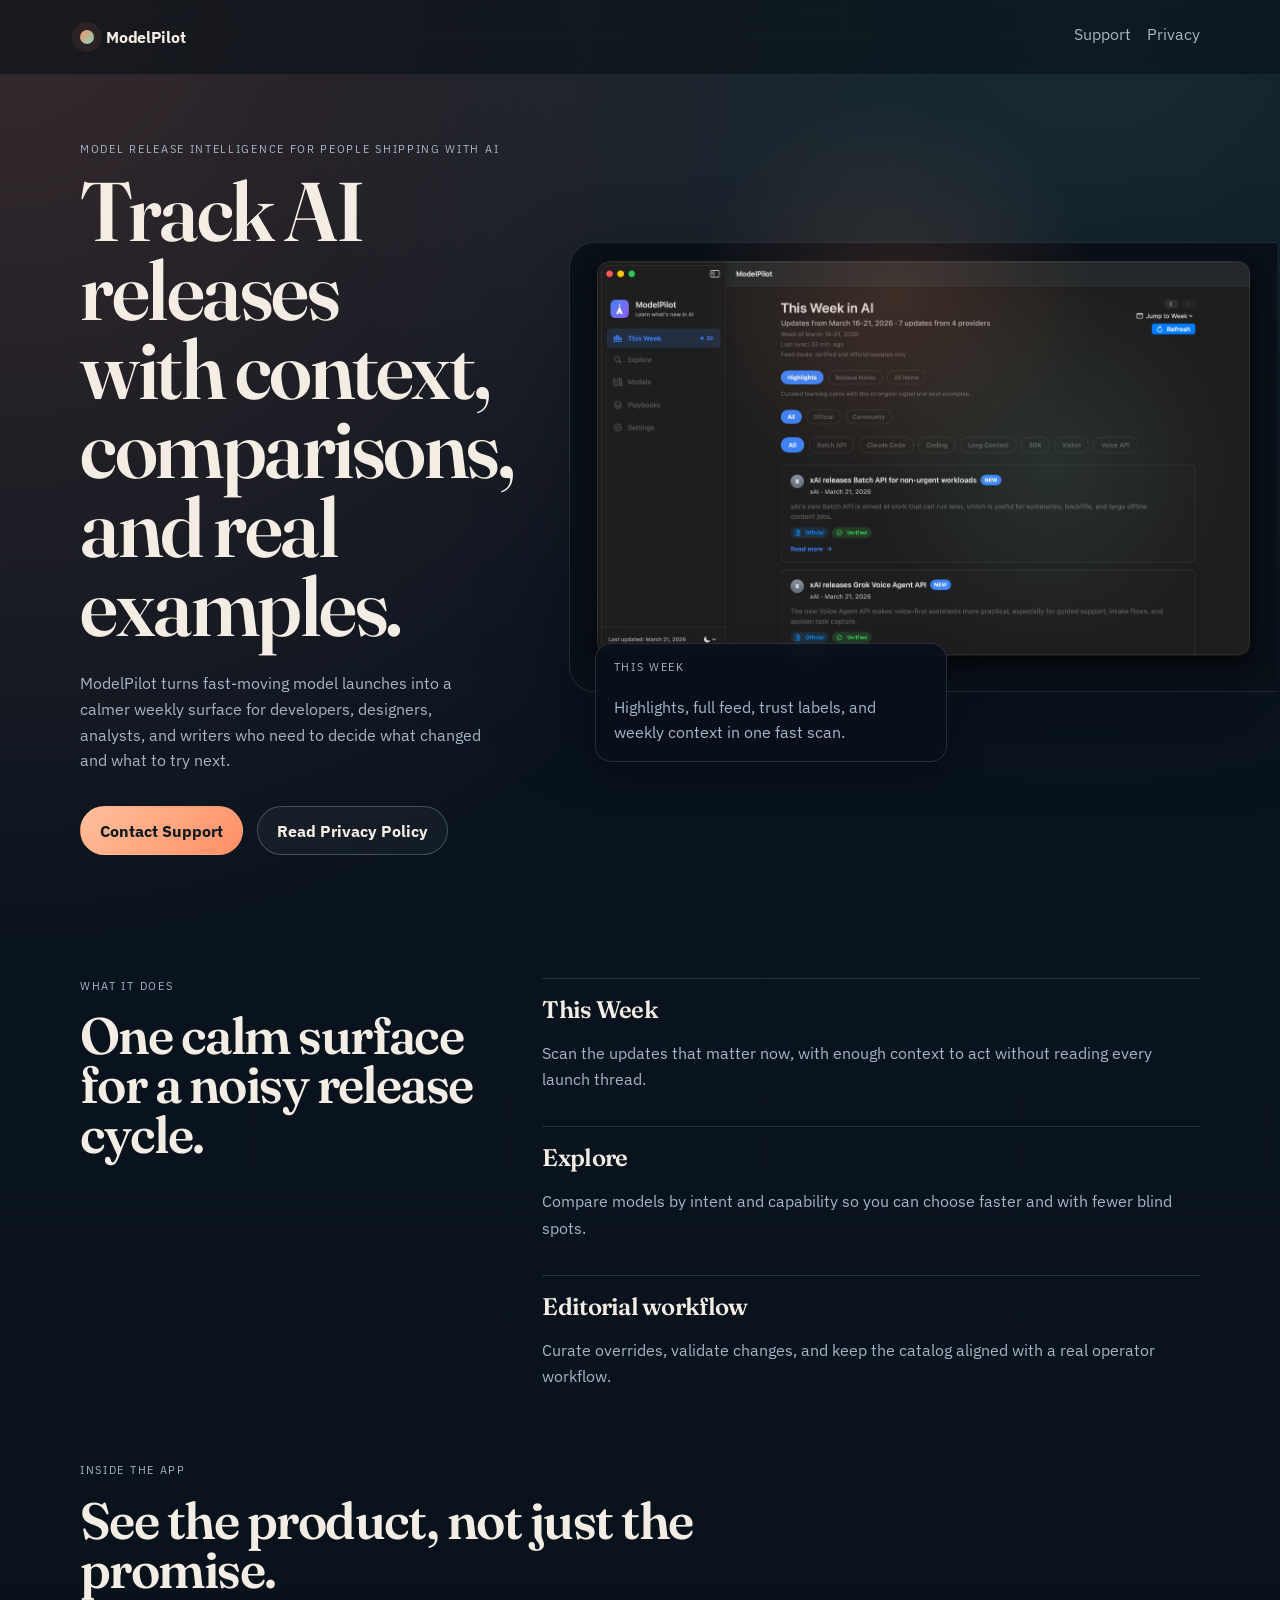
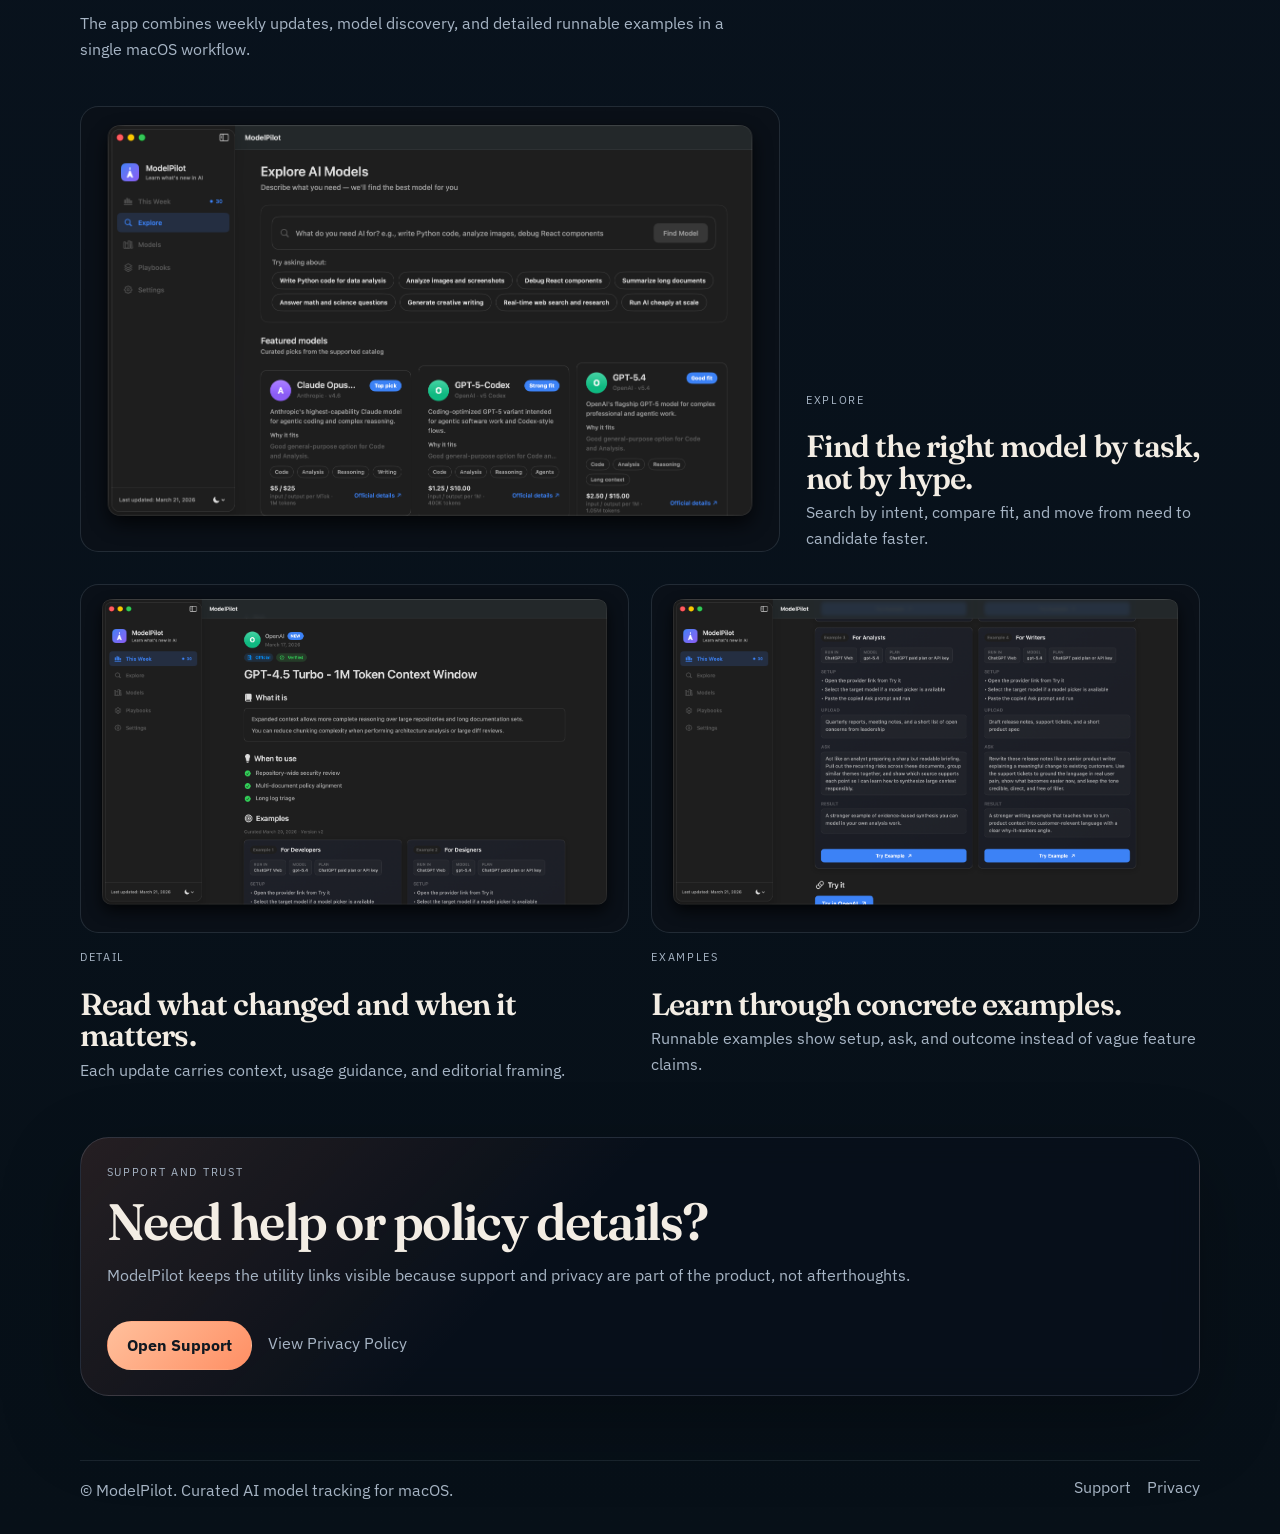
<file: index.html>
<!doctype html>
<html lang="en">
  <head>
    <meta charset="UTF-8" />
    <meta name="viewport" content="width=device-width, initial-scale=1.0" />
    <meta
      name="description"
      content="ModelPilot is a macOS app for curated AI model release tracking, weekly updates, comparisons, and runnable examples."
    />
    <title>ModelPilot</title>
    <link rel="stylesheet" href="./styles.css" />
  </head>
  <body>
    <a class="skip-link" href="#main-content">Skip to main content</a>

    <header class="site-header">
      <div class="shell header-inner">
        <a class="brand" href="./index.html" aria-label="ModelPilot home">
          <span class="brand-mark" aria-hidden="true"></span>
          <span>ModelPilot</span>
        </a>
        <nav class="header-nav" aria-label="Primary">
          <a href="./support/index.html">Support</a>
          <a href="./privacy/">Privacy</a>
        </nav>
      </div>
    </header>

    <main id="main-content">
      <section class="hero">
        <div class="hero-backdrop" aria-hidden="true"></div>
        <div class="shell hero-grid">
          <div class="hero-copy">
            <p class="eyebrow">Model release intelligence for people shipping with AI</p>
            <h1>Track AI releases with context, comparisons, and real examples.</h1>
            <p class="hero-lede">
              ModelPilot turns fast-moving model launches into a calmer weekly surface for developers,
              designers, analysts, and writers who need to decide what changed and what to try next.
            </p>
            <div class="cta-row">
              <a class="cta" href="./support/index.html">Contact Support</a>
              <a class="cta cta-secondary" href="./privacy/">Read Privacy Policy</a>
            </div>
          </div>

          <div class="hero-panel" aria-label="ModelPilot app overview">
            <img
              class="hero-shot"
              src="./assets/this-week.png"
              alt="ModelPilot This Week screen showing curated AI updates and trust labels."
            />
            <div class="hero-caption">
              <p class="eyebrow">This Week</p>
              <p>Highlights, full feed, trust labels, and weekly context in one fast scan.</p>
            </div>
          </div>
        </div>
      </section>

      <section class="section">
        <div class="shell split-section">
          <div class="section-intro">
            <p class="eyebrow">What it does</p>
            <h2>One calm surface for a noisy release cycle.</h2>
          </div>
          <div class="feature-list">
            <article>
              <h3>This Week</h3>
              <p>Scan the updates that matter now, with enough context to act without reading every launch thread.</p>
            </article>
            <article>
              <h3>Explore</h3>
              <p>Compare models by intent and capability so you can choose faster and with fewer blind spots.</p>
            </article>
            <article>
              <h3>Editorial workflow</h3>
              <p>Curate overrides, validate changes, and keep the catalog aligned with a real operator workflow.</p>
            </article>
          </div>
        </div>
      </section>

      <section class="section section-contrast">
        <div class="shell gallery-shell">
          <div class="section-intro gallery-intro">
            <p class="eyebrow">Inside the app</p>
            <h2>See the product, not just the promise.</h2>
            <p>
              The app combines weekly updates, model discovery, and detailed runnable examples in a
              single macOS workflow.
            </p>
          </div>

          <div class="gallery-grid">
            <article class="shot-card shot-card-wide">
              <img
                src="./assets/explore.png"
                alt="ModelPilot Explore screen showing a search-first model finder and featured model cards."
              />
              <div class="shot-copy">
                <p class="eyebrow">Explore</p>
                <h3>Find the right model by task, not by hype.</h3>
                <p>Search by intent, compare fit, and move from need to candidate faster.</p>
              </div>
            </article>

            <article class="shot-card">
              <img
                src="./assets/detail.png"
                alt="ModelPilot detail screen showing an AI update summary, when-to-use guidance, and curated examples."
              />
              <div class="shot-copy">
                <p class="eyebrow">Detail</p>
                <h3>Read what changed and when it matters.</h3>
                <p>Each update carries context, usage guidance, and editorial framing.</p>
              </div>
            </article>

            <article class="shot-card">
              <img
                src="./assets/examples.png"
                alt="ModelPilot examples screen showing detailed prompts and outputs for analysts and writers."
              />
              <div class="shot-copy">
                <p class="eyebrow">Examples</p>
                <h3>Learn through concrete examples.</h3>
                <p>Runnable examples show setup, ask, and outcome instead of vague feature claims.</p>
              </div>
            </article>
          </div>
        </div>
      </section>

      <section class="section final-section">
        <div class="shell final-band">
          <div>
            <p class="eyebrow">Support and trust</p>
            <h2>Need help or policy details?</h2>
            <p>
              ModelPilot keeps the utility links visible because support and privacy are part of the product,
              not afterthoughts.
            </p>
          </div>
          <div class="final-actions">
            <a class="cta" href="./support/index.html">Open Support</a>
            <a class="text-link" href="./privacy/">View Privacy Policy</a>
          </div>
        </div>
      </section>
    </main>

    <footer class="site-footer">
      <div class="shell footer-inner">
        <p>© ModelPilot. Curated AI model tracking for macOS.</p>
        <div class="footer-links">
          <a href="./support/index.html">Support</a>
          <a href="./privacy/">Privacy</a>
        </div>
      </div>
    </footer>
  </body>
</html>
</file>
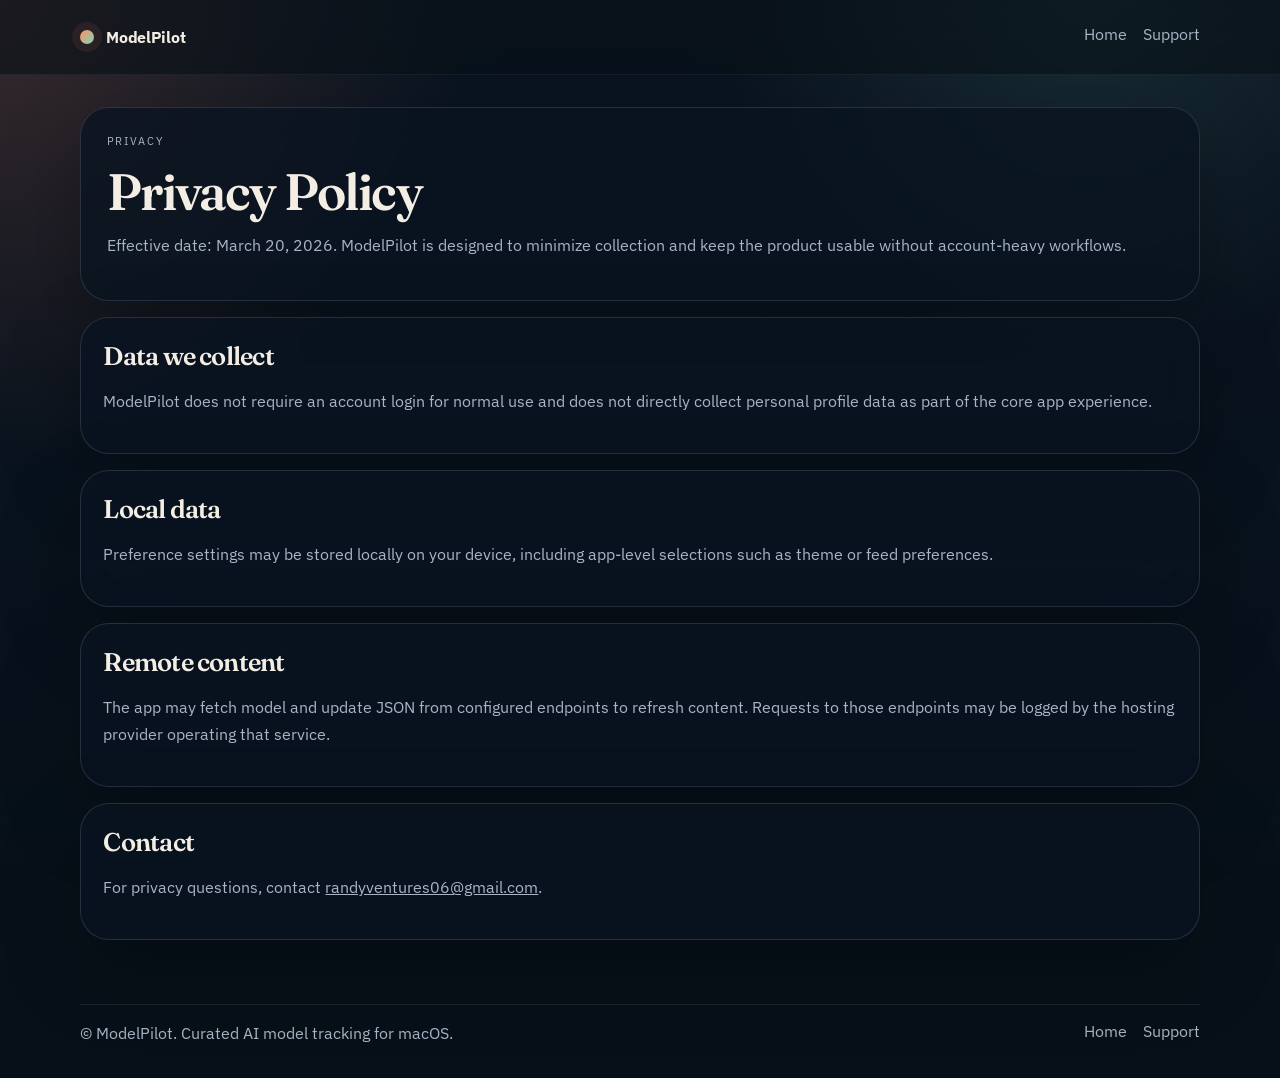
<file: privacy/index.html>
<!doctype html>
<html lang="en">
  <head>
    <meta charset="UTF-8" />
    <meta name="viewport" content="width=device-width, initial-scale=1.0" />
    <title>ModelPilot Privacy Policy</title>
    <link rel="stylesheet" href="../styles.css" />
  </head>
  <body>
    <a class="skip-link" href="#main-content">Skip to main content</a>

    <header class="site-header">
      <div class="shell header-inner">
        <a class="brand" href="../index.html" aria-label="ModelPilot home">
          <span class="brand-mark" aria-hidden="true"></span>
          <span>ModelPilot</span>
        </a>
        <nav class="header-nav" aria-label="Primary">
          <a href="../index.html">Home</a>
          <a href="../support/index.html">Support</a>
        </nav>
      </div>
    </header>

    <main id="main-content" class="shell legal-shell">
      <section class="page-hero compact-hero">
        <p class="eyebrow">Privacy</p>
        <h1>Privacy Policy</h1>
        <p>
          Effective date: March 20, 2026. ModelPilot is designed to minimize collection and keep
          the product usable without account-heavy workflows.
        </p>
      </section>

      <article class="legal-layout">
        <section class="legal-block">
          <h2>Data we collect</h2>
          <p>
            ModelPilot does not require an account login for normal use and does not directly collect
            personal profile data as part of the core app experience.
          </p>
        </section>

        <section class="legal-block">
          <h2>Local data</h2>
          <p>
            Preference settings may be stored locally on your device, including app-level selections
            such as theme or feed preferences.
          </p>
        </section>

        <section class="legal-block">
          <h2>Remote content</h2>
          <p>
            The app may fetch model and update JSON from configured endpoints to refresh content.
            Requests to those endpoints may be logged by the hosting provider operating that service.
          </p>
        </section>

        <section class="legal-block">
          <h2>Contact</h2>
          <p>
            For privacy questions, contact
            <a href="mailto:randyventures06@gmail.com">randyventures06@gmail.com</a>.
          </p>
        </section>
      </article>
    </main>

    <footer class="site-footer">
      <div class="shell footer-inner">
        <p>© ModelPilot. Curated AI model tracking for macOS.</p>
        <div class="footer-links">
          <a href="../index.html">Home</a>
          <a href="../support/index.html">Support</a>
        </div>
      </div>
    </footer>
  </body>
</html>
</file>
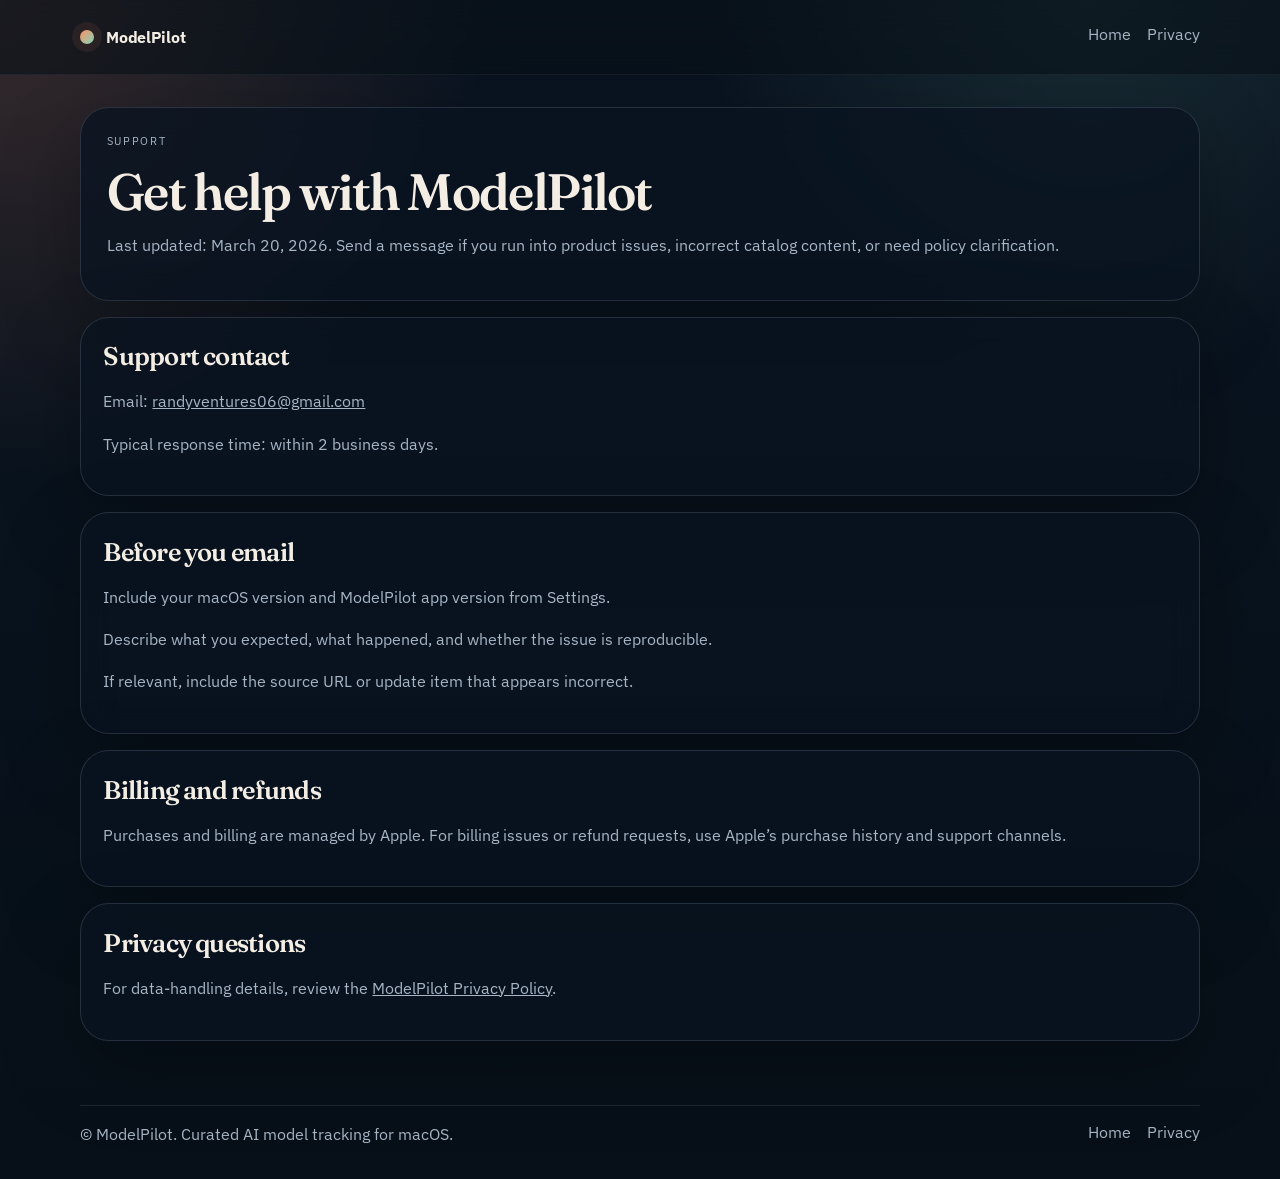
<file: support/index.html>
<!doctype html>
<html lang="en">
  <head>
    <meta charset="UTF-8" />
    <meta name="viewport" content="width=device-width, initial-scale=1.0" />
    <title>ModelPilot Support</title>
    <link rel="stylesheet" href="../styles.css" />
  </head>
  <body>
    <a class="skip-link" href="#main-content">Skip to main content</a>

    <header class="site-header">
      <div class="shell header-inner">
        <a class="brand" href="../index.html" aria-label="ModelPilot home">
          <span class="brand-mark" aria-hidden="true"></span>
          <span>ModelPilot</span>
        </a>
        <nav class="header-nav" aria-label="Primary">
          <a href="../index.html">Home</a>
          <a href="../privacy/">Privacy</a>
        </nav>
      </div>
    </header>

    <main id="main-content" class="shell legal-shell">
      <section class="page-hero compact-hero">
        <p class="eyebrow">Support</p>
        <h1>Get help with ModelPilot</h1>
        <p>
          Last updated: March 20, 2026. Send a message if you run into product issues, incorrect
          catalog content, or need policy clarification.
        </p>
      </section>

      <section class="support-grid">
        <article class="legal-block">
          <h2>Support contact</h2>
          <p>
            Email:
            <a href="mailto:randyventures06@gmail.com">randyventures06@gmail.com</a>
          </p>
          <p>Typical response time: within 2 business days.</p>
        </article>

        <article class="legal-block">
          <h2>Before you email</h2>
          <p>Include your macOS version and ModelPilot app version from Settings.</p>
          <p>Describe what you expected, what happened, and whether the issue is reproducible.</p>
          <p>If relevant, include the source URL or update item that appears incorrect.</p>
        </article>

        <article class="legal-block">
          <h2>Billing and refunds</h2>
          <p>
            Purchases and billing are managed by Apple. For billing issues or refund requests, use
            Apple’s purchase history and support channels.
          </p>
        </article>

        <article class="legal-block">
          <h2>Privacy questions</h2>
          <p>
            For data-handling details, review the
            <a href="../privacy/">ModelPilot Privacy Policy</a>.
          </p>
        </article>
      </section>
    </main>

    <footer class="site-footer">
      <div class="shell footer-inner">
        <p>© ModelPilot. Curated AI model tracking for macOS.</p>
        <div class="footer-links">
          <a href="../index.html">Home</a>
          <a href="../privacy/">Privacy</a>
        </div>
      </div>
    </footer>
  </body>
</html>
</file>
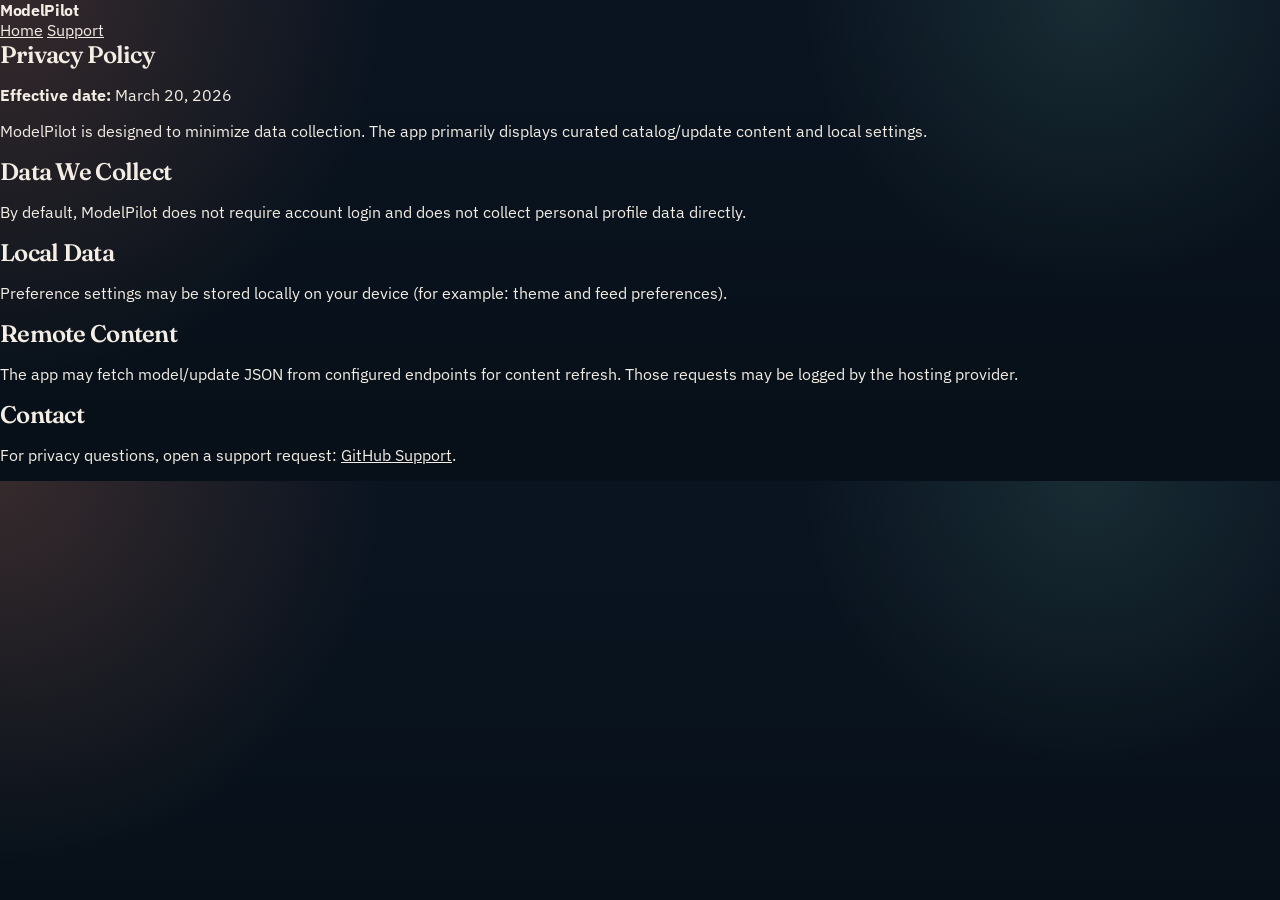
<file: privacy.html>
<!doctype html>
<html lang="en">
  <head>
    <meta charset="UTF-8" />
    <meta name="viewport" content="width=device-width, initial-scale=1.0" />
    <title>ModelPilot Privacy Policy</title>
    <link rel="stylesheet" href="./styles.css" />
  </head>
  <body>
    <main class="wrap">
      <nav class="nav">
        <div class="brand">ModelPilot</div>
        <div>
          <a href="./index.html">Home</a>
          <a href="https://github.com/RandyVentures/ModelPilot/issues/new">Support</a>
        </div>
      </nav>

      <article class="policy">
        <h1>Privacy Policy</h1>
        <p><strong>Effective date:</strong> March 20, 2026</p>
        <p>
          ModelPilot is designed to minimize data collection. The app primarily displays
          curated catalog/update content and local settings.
        </p>
        <h2>Data We Collect</h2>
        <p>
          By default, ModelPilot does not require account login and does not collect personal
          profile data directly.
        </p>
        <h2>Local Data</h2>
        <p>
          Preference settings may be stored locally on your device (for example: theme and feed
          preferences).
        </p>
        <h2>Remote Content</h2>
        <p>
          The app may fetch model/update JSON from configured endpoints for content refresh.
          Those requests may be logged by the hosting provider.
        </p>
        <h2>Contact</h2>
        <p>
          For privacy questions, open a support request:
          <a href="https://github.com/RandyVentures/ModelPilot/issues/new">GitHub Support</a>.
        </p>
      </article>
    </main>
  </body>
</html>
</file>
<file: styles.css>
@import url("https://fonts.googleapis.com/css2?family=Fraunces:opsz,wght@9..144,500;9..144,600&family=IBM+Plex+Sans:wght@400;500;600;700&display=swap");

:root {
  --bg: #071018;
  --bg-strong: #091420;
  --panel: rgba(10, 20, 33, 0.78);
  --panel-strong: rgba(8, 16, 27, 0.92);
  --line: rgba(164, 184, 202, 0.18);
  --line-strong: rgba(164, 184, 202, 0.32);
  --text: #f3ede4;
  --muted: #a7b5c5;
  --accent: #ff8f64;
  --accent-soft: rgba(255, 143, 100, 0.18);
  --accent-alt: #82d7bb;
  --focus-ring: #ffd1bb;
  --shadow: 0 28px 80px rgba(0, 0, 0, 0.28);
}

* {
  box-sizing: border-box;
}

html {
  scroll-behavior: smooth;
}

body {
  margin: 0;
  color: var(--text);
  font-family: "IBM Plex Sans", "Segoe UI", sans-serif;
  background:
    radial-gradient(circle at top left, rgba(255, 143, 100, 0.18), transparent 28%),
    radial-gradient(circle at 85% 0%, rgba(130, 215, 187, 0.12), transparent 24%),
    linear-gradient(180deg, #0a1421 0%, var(--bg) 100%);
  -webkit-font-smoothing: antialiased;
  text-rendering: optimizeLegibility;
}

img {
  max-width: 100%;
  display: block;
}

a {
  color: inherit;
}

a:hover {
  color: #ffffff;
}

a:focus-visible,
button:focus-visible {
  outline: 3px solid var(--focus-ring);
  outline-offset: 4px;
  border-radius: 12px;
}

.skip-link {
  position: absolute;
  left: -9999px;
  top: 10px;
  z-index: 1000;
  padding: 0.75rem 1rem;
  color: #09131f;
  background: #ffffff;
  border-radius: 0.9rem;
  font-weight: 700;
}

.skip-link:focus-visible {
  left: 10px;
}

.shell {
  width: min(1120px, calc(100% - 2rem));
  margin: 0 auto;
}

.site-header {
  position: sticky;
  top: 0;
  z-index: 10;
  backdrop-filter: blur(16px);
  background: rgba(7, 16, 24, 0.58);
  border-bottom: 1px solid rgba(164, 184, 202, 0.08);
}

.header-inner,
.header-nav,
.cta-row,
.footer-inner,
.footer-links,
.final-band,
.story-list > div {
  display: flex;
  align-items: center;
  justify-content: space-between;
  gap: 1rem;
}

.header-inner {
  min-height: 4.6rem;
}

.brand {
  display: inline-flex;
  align-items: center;
  gap: 0.8rem;
  text-decoration: none;
  font-size: 1rem;
  font-weight: 700;
  letter-spacing: -0.02em;
}

.brand-mark {
  width: 0.85rem;
  height: 0.85rem;
  border-radius: 999px;
  background: linear-gradient(135deg, var(--accent), var(--accent-alt));
  box-shadow: 0 0 0 8px rgba(255, 143, 100, 0.08);
}

.header-nav a,
.footer-links a,
.text-link {
  color: var(--muted);
  text-decoration: none;
}

.header-nav a {
  padding: 0.2rem 0;
  position: relative;
}

.header-nav a::after,
.text-link::after,
.footer-links a::after {
  content: "";
  display: block;
  width: 100%;
  height: 1px;
  margin-top: 0.25rem;
  background: currentColor;
  transform: scaleX(0.35);
  transform-origin: left center;
  opacity: 0;
  transition: transform 180ms ease, opacity 180ms ease;
}

.header-nav a:hover::after,
.header-nav a:focus-visible::after,
.text-link:hover::after,
.text-link:focus-visible::after,
.footer-links a:hover::after,
.footer-links a:focus-visible::after {
  transform: scaleX(1);
  opacity: 1;
}

.hero {
  position: relative;
  overflow: clip;
  padding: 1.6rem 0 3.4rem;
}

.hero-backdrop {
  position: absolute;
  inset: 0;
  background:
    radial-gradient(circle at 70% 25%, rgba(255, 143, 100, 0.14), transparent 18%),
    radial-gradient(circle at 82% 44%, rgba(130, 215, 187, 0.1), transparent 16%);
  pointer-events: none;
}

.hero-grid,
.split-section,
.gallery-grid,
.support-grid {
  display: grid;
  gap: 1.5rem;
}

.hero-grid {
  grid-template-columns: minmax(18rem, 0.82fr) minmax(34rem, 1.18fr);
  align-items: center;
  gap: 3.2rem;
}

.hero-panel,
.shot-card,
.legal-block,
.final-band,
.page-hero {
  border: 1px solid var(--line);
  box-shadow: var(--shadow);
}

.hero-copy {
  position: relative;
  min-height: calc(100svh - 8.4rem);
  padding: 2.6rem 0 3rem;
  display: grid;
  align-content: end;
  max-width: 31rem;
  animation: rise 700ms ease;
}

.eyebrow {
  margin: 0 0 1rem;
  color: var(--muted);
  font-size: 0.66rem;
  letter-spacing: 0.16em;
  text-transform: uppercase;
}

h1,
h2,
h3 {
  margin: 0;
  font-family: "Fraunces", "Iowan Old Style", serif;
  font-weight: 600;
  letter-spacing: -0.03em;
}

.hero h1 {
  font-size: clamp(3rem, 6.5vw, 5.4rem);
  line-height: 0.95;
  max-width: 8.4ch;
  text-wrap: balance;
}

.hero-lede,
.section-intro p,
.shot-copy p,
.legal-block p,
.page-hero p,
.final-band p,
.feature-list p {
  color: var(--muted);
  line-height: 1.65;
}

.hero-lede {
  max-width: 26rem;
  margin: 1.55rem 0 0;
  font-size: 0.98rem;
}

.cta-row {
  margin-top: 2rem;
  justify-content: flex-start;
  flex-wrap: wrap;
  gap: 0.85rem;
}

.cta {
  display: inline-flex;
  align-items: center;
  justify-content: center;
  min-height: 3rem;
  padding: 0.85rem 1.2rem;
  border-radius: 999px;
  border: 1px solid transparent;
  text-decoration: none;
  font-weight: 700;
  color: #101821;
  background: linear-gradient(135deg, #ffc09c, var(--accent));
  transition: transform 180ms ease, box-shadow 180ms ease, border-color 180ms ease;
}

.cta:hover,
.cta:focus-visible {
  transform: translateY(-1px);
  box-shadow: 0 16px 30px rgba(255, 143, 100, 0.18);
}

.cta-secondary {
  color: var(--text);
  background: rgba(255, 255, 255, 0.04);
  border-color: var(--line-strong);
}

.hero-panel,
.shot-card,
.legal-block,
.final-band,
.page-hero {
  border-radius: 1.8rem;
  background: var(--panel);
  backdrop-filter: blur(14px);
}

.hero-panel {
  min-height: auto;
  margin: 0 -6vw 0 0;
  padding: 0;
  display: grid;
  align-content: end;
  border: 0;
  box-shadow: none;
  border-radius: 0;
  background: transparent;
  backdrop-filter: none;
  animation: panelIn 900ms ease;
}

.hero-shot,
.shot-card img {
  width: 100%;
  height: auto;
  border-radius: 1.15rem;
  border: 1px solid rgba(164, 184, 202, 0.16);
  background: #0a1018;
}

.hero-shot {
  border-radius: 1.6rem 0 0 1.6rem;
  border-right: 0;
  box-shadow: 0 32px 90px rgba(0, 0, 0, 0.3);
}

.hero-caption {
  display: grid;
  gap: 0.35rem;
  width: min(22rem, 100%);
  margin: -3.1rem 0 0 1.6rem;
  padding: 1rem 1.1rem;
  border: 1px solid var(--line);
  border-radius: 1rem;
  background: rgba(8, 16, 27, 0.78);
  backdrop-filter: blur(14px);
  box-shadow: 0 18px 36px rgba(0, 0, 0, 0.22);
}

.hero-caption p:last-child {
  margin: 0;
  color: var(--muted);
  line-height: 1.55;
}

.feature-list article,
.legal-block {
  padding-top: 1rem;
  border-top: 1px solid var(--line);
}

.section {
  padding: 1.25rem 0;
}

.split-section {
  grid-template-columns: minmax(0, 0.8fr) minmax(0, 1.2fr);
  align-items: start;
}

.section-intro h2,
.page-hero h1,
.final-band h2 {
  font-size: clamp(2rem, 4vw, 3.4rem);
  line-height: 0.96;
}

.feature-list {
  display: grid;
  gap: 1.1rem;
}

.feature-list h3 {
  font-size: 1.5rem;
  margin-bottom: 0.45rem;
}

.section-contrast {
  padding-top: 2.3rem;
}

.gallery-shell {
  display: grid;
  gap: 1.7rem;
}

.gallery-intro {
  max-width: 42rem;
}

.gallery-grid {
  grid-template-columns: repeat(2, minmax(0, 1fr));
  align-items: start;
  gap: 2rem 1.4rem;
}

.shot-card {
  display: grid;
  gap: 1rem;
  padding: 0;
  border: 0;
  box-shadow: none;
  background: transparent;
  backdrop-filter: none;
}

.shot-card-wide {
  grid-column: 1 / -1;
  grid-template-columns: minmax(0, 1.28fr) minmax(18rem, 0.72fr);
  gap: 1.6rem;
  align-items: end;
}

.shot-copy {
  display: grid;
  gap: 0.4rem;
  align-content: start;
}

.shot-copy h3 {
  font-size: clamp(1.5rem, 2.4vw, 2.2rem);
  line-height: 1.02;
}

.shot-copy p:last-child {
  margin: 0;
  color: var(--muted);
  line-height: 1.6;
}

.page-hero,
.final-band {
  padding: 1.6rem;
}

.shot-card img {
  transition: transform 220ms ease, box-shadow 220ms ease;
}

.shot-card:hover img {
  transform: translateY(-4px);
  box-shadow: 0 24px 50px rgba(0, 0, 0, 0.24);
}

.final-section {
  padding: 2.1rem 0 4rem;
}

.final-band {
  justify-content: space-between;
  align-items: end;
  flex-wrap: wrap;
  background:
    linear-gradient(135deg, rgba(255, 143, 100, 0.12), transparent 42%),
    var(--panel-strong);
}

.final-actions {
  display: flex;
  align-items: center;
  gap: 1rem;
  flex-wrap: wrap;
}

.site-footer {
  padding: 0 0 2rem;
}

.footer-inner {
  padding-top: 1rem;
  border-top: 1px solid rgba(164, 184, 202, 0.12);
  flex-wrap: wrap;
}

.footer-inner p {
  margin: 0;
  color: var(--muted);
}

.legal-shell {
  padding-top: 2rem;
  padding-bottom: 4rem;
}

.compact-hero {
  margin-bottom: 1rem;
}

.legal-layout,
.support-grid {
  display: grid;
  gap: 1rem;
}

.legal-block {
  padding: 1.4rem;
}

.legal-block h2 {
  font-size: 1.6rem;
  margin-bottom: 0.55rem;
}

@keyframes rise {
  from {
    opacity: 0;
    transform: translateY(22px);
  }
  to {
    opacity: 1;
    transform: translateY(0);
  }
}

@keyframes panelIn {
  from {
    opacity: 0;
    transform: translateY(28px) scale(0.985);
  }
  to {
    opacity: 1;
    transform: translateY(0) scale(1);
  }
}

@media (max-width: 920px) {
  .hero-copy {
    min-height: auto;
    max-width: 100%;
    padding-bottom: 0.6rem;
  }

  .hero-grid,
  .split-section,
  .gallery-grid {
    grid-template-columns: 1fr;
  }

  .hero-panel {
    margin: 0;
  }

  .hero-shot {
    border-radius: 1.35rem;
    border-right: 1px solid rgba(164, 184, 202, 0.16);
  }

  .hero-caption {
    margin: 1rem 0 0;
    width: 100%;
  }

  .shot-card-wide {
    grid-template-columns: 1fr;
  }
}

@media (max-width: 720px) {
  .header-inner,
  .header-nav,
  .footer-inner,
  .final-band {
    align-items: flex-start;
    flex-direction: column;
  }

  .hero {
    padding-top: 2.6rem;
  }

  .hero h1 {
    font-size: 2.9rem;
  }

  .hero-panel,
  .shot-card,
  .legal-block,
  .final-band,
  .page-hero {
    border-radius: 1.35rem;
  }

  .hero-shot {
    border-radius: 1.35rem;
  }
}
</file>
